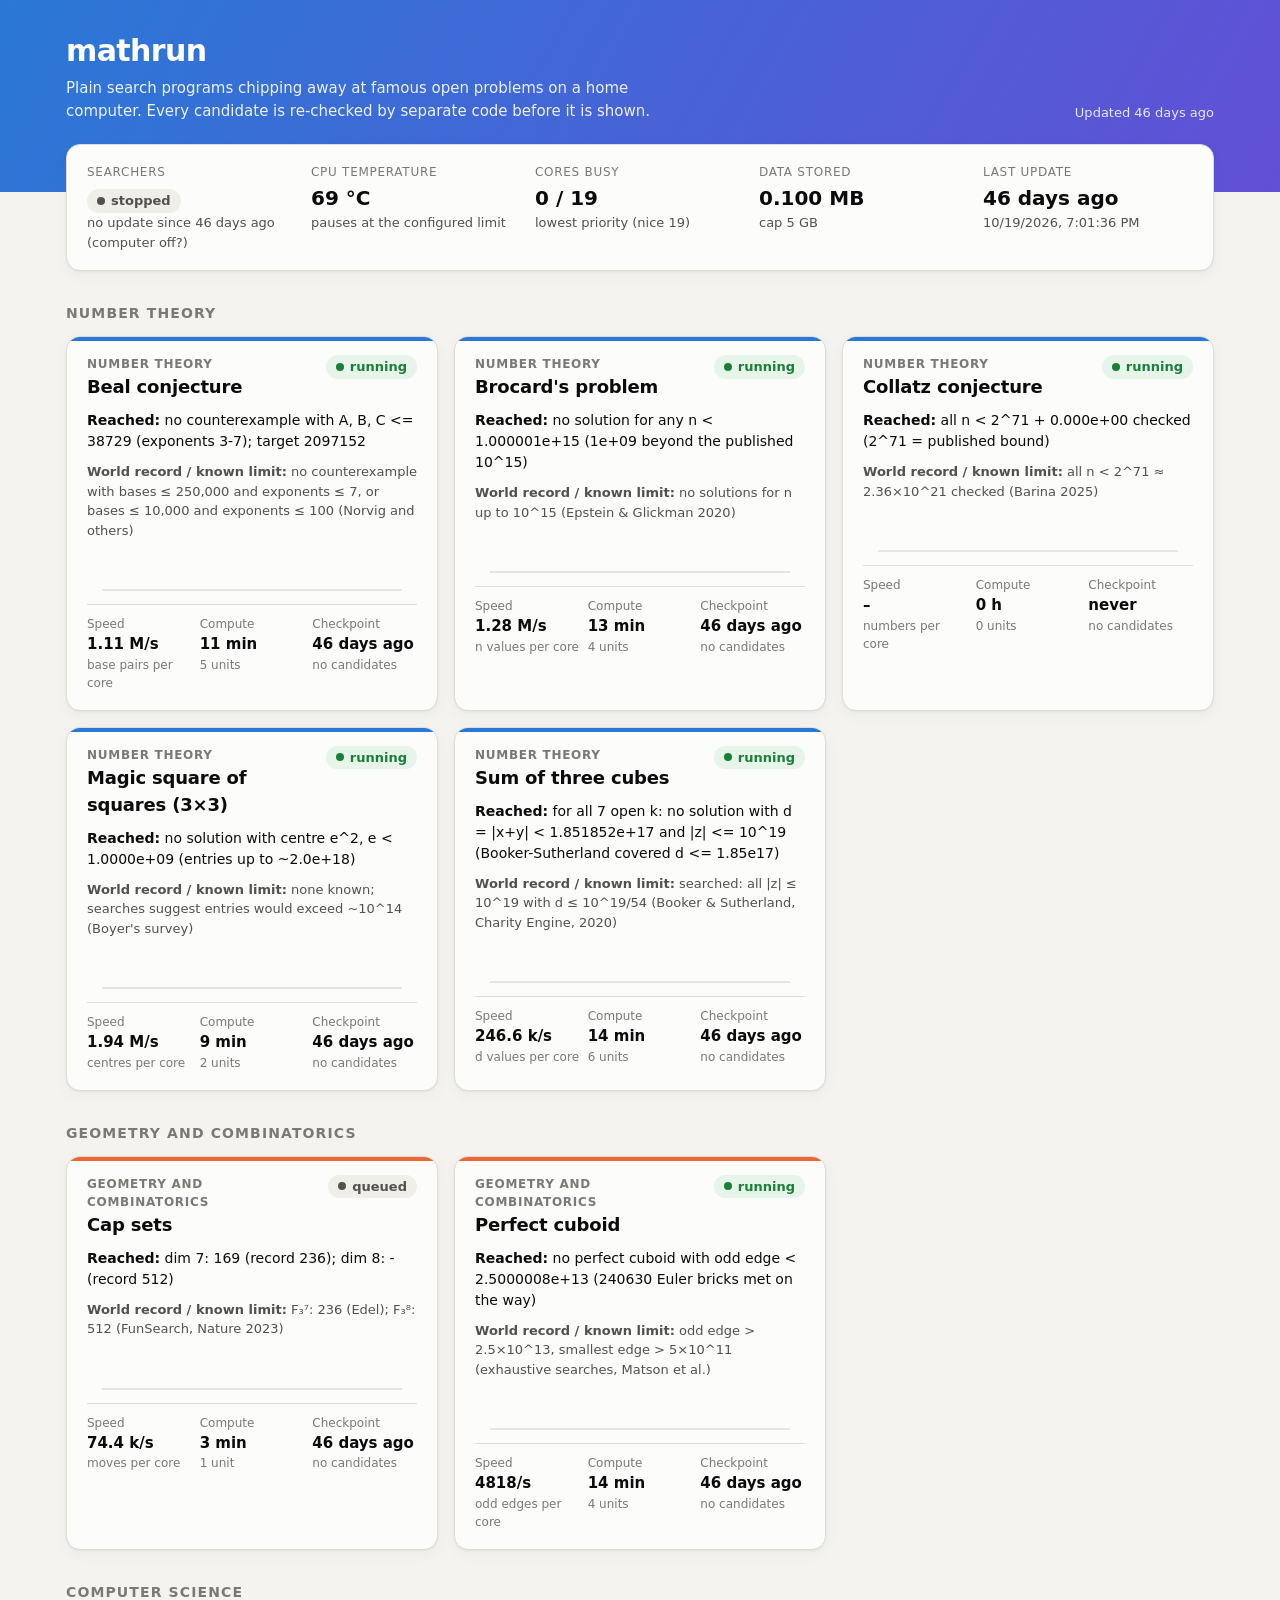
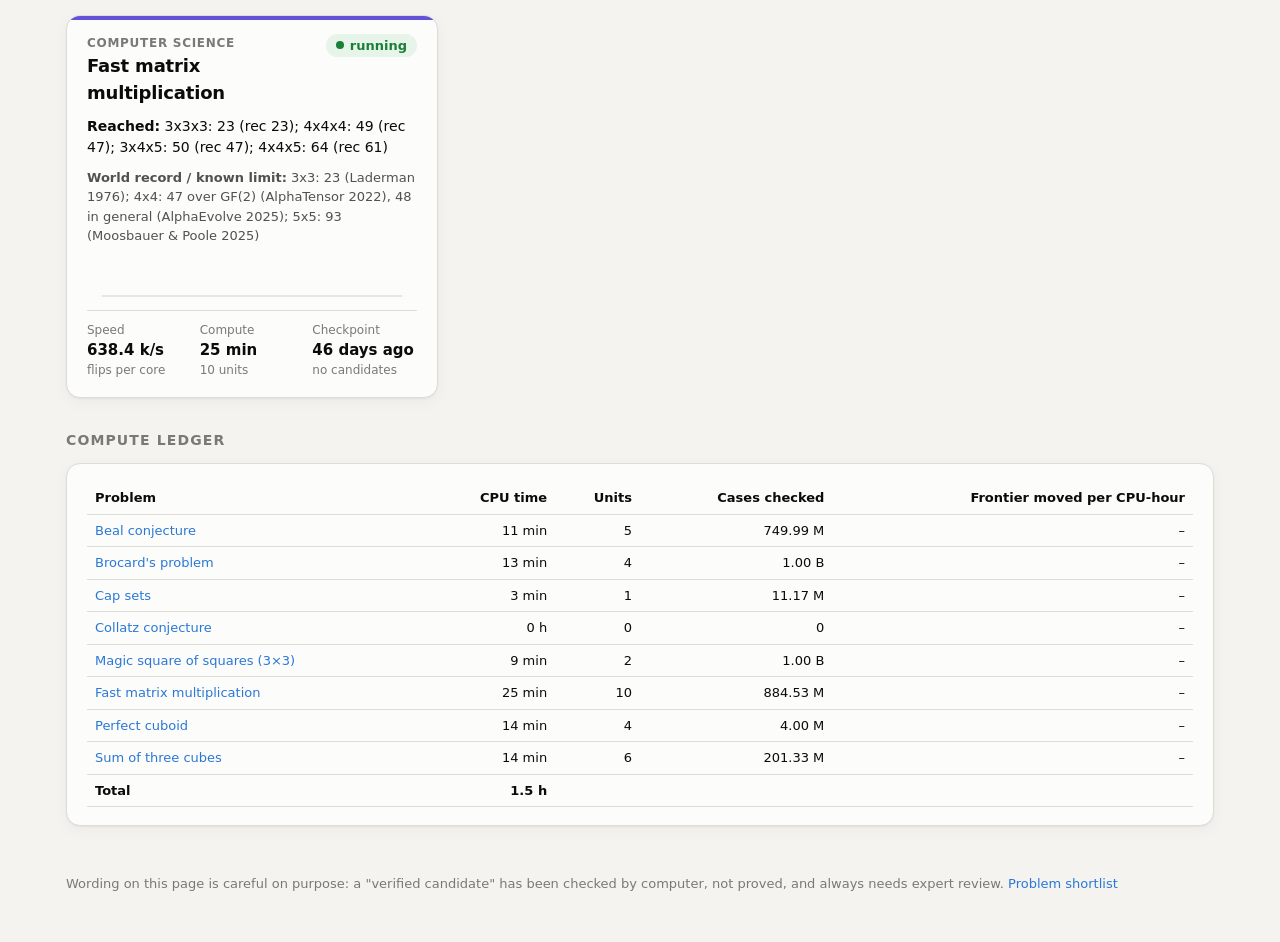
<file: docs/index.html>
<!doctype html>
<html lang="en">
<head>
<meta charset="utf-8">
<meta name="viewport" content="width=device-width, initial-scale=1">
<title>mathrun</title>
<link rel="stylesheet" href="app.css">
<script src="app.js" defer></script>
</head>
<body data-page="index">
<header class="top"><div class="wrap">
  <div><h1>mathrun</h1>
  <p>Plain search programs chipping away at famous open problems on a home computer. Every candidate is re-checked by separate code before it is shown.</p></div>
  <div class="updated" id="updated"></div>
</div></header>
<main class="wrap" id="app"><div class="panel empty lift">Loading…</div></main>
<footer class="wrap">Wording on this page is careful on purpose: a "verified candidate" has been checked by computer, not proved, and always needs expert review. <a href="problem-shortlist.md">Problem shortlist</a></footer>
</body>
</html>
</file>
<file: docs/app.css>
:root {
  color-scheme: light;
  --bg: #f4f3ef;
  --surface-1: #fcfcfb;
  --surface-2: #efeee9;
  --border: #dddcd5;
  --text-primary: #0b0b0b;
  --text-secondary: #52514e;
  --text-muted: #7a7973;
  --series-1: #2a78d6;
  --series-1-fill: rgba(42, 120, 214, 0.12);
  --grid: #e6e5df;
  --good: #1a7f37;
  --warning: #9a6700;
  --critical: #c62828;
  --good-bg: #e6f4ea;
  --warning-bg: #fff4d6;
  --critical-bg: #fde7e7;
  --cat-number: #2a78d6;
  --cat-geometry: #eb6834;
  --cat-graph: #1baf7a;
  --cat-cs: #6250d6;
  --cat-other: #7a7973;
  --hero-from: #2a78d6;
  --hero-to: #6250d6;
  --radius: 14px;
  --shadow: 0 1px 2px rgba(0,0,0,.05), 0 4px 16px rgba(0,0,0,.04);
}
@media (prefers-color-scheme: dark) {
  :root:not([data-theme="light"]) {
    color-scheme: dark;
    --bg: #111110;
    --surface-1: #1a1a19;
    --surface-2: #232321;
    --border: #2f2f2c;
    --text-primary: #f0efec;
    --text-secondary: #c3c2b7;
    --text-muted: #8f8e86;
    --series-1: #3987e5;
    --series-1-fill: rgba(57, 135, 229, 0.18);
    --grid: #2a2a27;
    --good: #4ac26b;
    --warning: #d4a72c;
    --critical: #ff6b6b;
    --good-bg: #16301e;
    --warning-bg: #33290f;
    --critical-bg: #3a1717;
    --cat-number: #3987e5;
    --cat-geometry: #d95926;
    --cat-graph: #199e70;
    --cat-cs: #9085e9;
    --shadow: none;
  }
}
:root[data-theme="dark"] {
  color-scheme: dark;
  --bg: #111110; --surface-1: #1a1a19; --surface-2: #232321; --border: #2f2f2c;
  --text-primary: #f0efec; --text-secondary: #c3c2b7; --text-muted: #8f8e86;
  --series-1: #3987e5; --series-1-fill: rgba(57,135,229,.18); --grid: #2a2a27;
  --good: #4ac26b; --warning: #d4a72c; --critical: #ff6b6b;
  --good-bg: #16301e; --warning-bg: #33290f; --critical-bg: #3a1717;
  --cat-number: #3987e5; --cat-geometry: #d95926; --cat-graph: #199e70; --cat-cs: #9085e9;
  --shadow: none;
}

* { box-sizing: border-box; }
html, body { margin: 0; }
body {
  background: var(--bg);
  color: var(--text-primary);
  font: 15px/1.5 system-ui, -apple-system, "Segoe UI", Ubuntu, Cantarell, sans-serif;
}
a { color: var(--series-1); text-decoration: none; }
a:hover { text-decoration: underline; }
.wrap { max-width: 1180px; margin: 0 auto; padding: 0 16px 48px; }

header.top {
  background: linear-gradient(120deg, var(--hero-from), var(--hero-to));
  color: #fff;
  padding: 28px 0 70px;
}
header.top .wrap { padding-bottom: 0; display: flex; justify-content: space-between;
  align-items: flex-end; gap: 16px; flex-wrap: wrap; }
header.top h1 { margin: 0; font-size: 30px; letter-spacing: -0.02em; }
header.top p { margin: 4px 0 0; opacity: .9; max-width: 640px; }
header.top .updated { font-size: 13px; opacity: .85; }
header.top a { color: #fff; }

.lift { margin-top: -48px; }
.panel {
  background: var(--surface-1);
  border: 1px solid var(--border);
  border-radius: var(--radius);
  box-shadow: var(--shadow);
  padding: 18px 20px;
}
.machine { display: grid; grid-template-columns: repeat(auto-fit, minmax(150px, 1fr)); gap: 14px; }
.stat .label { font-size: 12px; text-transform: uppercase; letter-spacing: .06em; color: var(--text-muted); }
.stat .value { font-size: 20px; font-weight: 650; margin-top: 2px; }
.stat .sub { font-size: 13px; color: var(--text-secondary); }

.pill { display: inline-flex; align-items: center; gap: 6px; padding: 2px 10px; border-radius: 999px;
  font-size: 13px; font-weight: 600; white-space: nowrap; }
.pill::before { content: ""; width: 8px; height: 8px; border-radius: 50%; background: currentColor; }
.pill.good { color: var(--good); background: var(--good-bg); }
.pill.warn { color: var(--warning); background: var(--warning-bg); }
.pill.bad { color: var(--critical); background: var(--critical-bg); }
.pill.idle { color: var(--text-secondary); background: var(--surface-2); }

.banner { margin: 16px 0 0; padding: 16px 20px; border-radius: var(--radius);
  background: var(--critical-bg); color: var(--text-primary); border: 2px solid var(--critical); }
.banner strong { color: var(--critical); }
.banner ul { margin: 6px 0 0; padding-left: 20px; }

h2.section { font-size: 14px; text-transform: uppercase; letter-spacing: .08em; color: var(--text-muted);
  margin: 32px 0 12px; }
.grid { display: grid; grid-template-columns: repeat(auto-fill, minmax(330px, 1fr)); gap: 16px; }
@media (max-width: 400px) { .grid { grid-template-columns: 1fr; } }

.card { position: relative; overflow: hidden; display: flex; flex-direction: column; gap: 10px;
  color: inherit; transition: transform .12s ease, border-color .12s ease; }
.card:hover { transform: translateY(-2px); border-color: var(--series-1); text-decoration: none; }
.card::before { content: ""; position: absolute; inset: 0 0 auto 0; height: 4px; background: var(--accent, var(--cat-other)); }
.card .cat { font-size: 12px; font-weight: 600; color: var(--text-muted); text-transform: uppercase; letter-spacing: .06em; }
.card h3 { margin: 0; font-size: 18px; letter-spacing: -0.01em; }
.card .head { display: flex; justify-content: space-between; align-items: flex-start; gap: 10px; }
.card .frontier { font-size: 14px; color: var(--text-primary); }
.card .record { font-size: 13px; color: var(--text-secondary); }
.card .kv { display: grid; grid-template-columns: repeat(3, 1fr); gap: 8px; border-top: 1px solid var(--border); padding-top: 10px; }
.card .kv div { font-size: 12px; color: var(--text-muted); }
.card .kv b { display: block; font-size: 15px; color: var(--text-primary); font-weight: 600; }
.card .err { font-size: 13px; color: var(--critical); }
.spark { width: 100%; height: 44px; display: block; }

.empty { text-align: center; padding: 48px 20px; color: var(--text-secondary); }
.empty h3 { color: var(--text-primary); margin: 0 0 6px; }
code { background: var(--surface-2); padding: 1px 6px; border-radius: 6px; font-size: 90%; }
pre { background: var(--surface-2); padding: 12px; border-radius: 10px; overflow-x: auto; font-size: 13px; }

/* detail page */
.crumbs { margin: 0 0 6px; font-size: 14px; }
.detail { display: grid; grid-template-columns: minmax(0, 1fr) 340px; gap: 16px; align-items: start; }
@media (max-width: 900px) { .detail { grid-template-columns: 1fr; } }
.chart-box { position: relative; }
.chart { width: 100%; height: 260px; display: block; }
.chart text { fill: var(--text-muted); font-size: 11px; }
.tip { position: absolute; pointer-events: none; background: var(--surface-1); border: 1px solid var(--border);
  border-radius: 8px; padding: 6px 10px; font-size: 13px; box-shadow: var(--shadow); white-space: nowrap; display: none; }
.tabs { display: flex; gap: 6px; margin-bottom: 10px; flex-wrap: wrap; }
.tabs button { border: 1px solid var(--border); background: var(--surface-2); color: var(--text-secondary);
  border-radius: 999px; padding: 4px 12px; font: inherit; font-size: 13px; cursor: pointer; }
.tabs button.on { background: var(--series-1); color: #fff; border-color: var(--series-1); }
.readme h1 { font-size: 24px; margin-top: 0; }
.readme h2 { font-size: 19px; margin-top: 28px; }
.readme h3 { font-size: 16px; }
.readme table { border-collapse: collapse; width: 100%; font-size: 14px; display: block; overflow-x: auto; }
.readme th, .readme td { border: 1px solid var(--border); padding: 6px 8px; text-align: left; }
.cand { border: 1px solid var(--border); border-radius: 10px; padding: 10px 12px; margin-bottom: 10px; }
.cand.verified { border: 2px solid var(--critical); background: var(--critical-bg); }
.cand .meta { font-size: 12px; color: var(--text-muted); }
table.data { border-collapse: collapse; width: 100%; font-size: 13px; }
table.data th, table.data td { border-bottom: 1px solid var(--border); padding: 6px 8px; text-align: left; }
table.data td.n, table.data th.n { text-align: right; font-variant-numeric: tabular-nums; }
.muted { color: var(--text-muted); }
footer { margin-top: 40px; font-size: 13px; color: var(--text-muted); }
</file>
